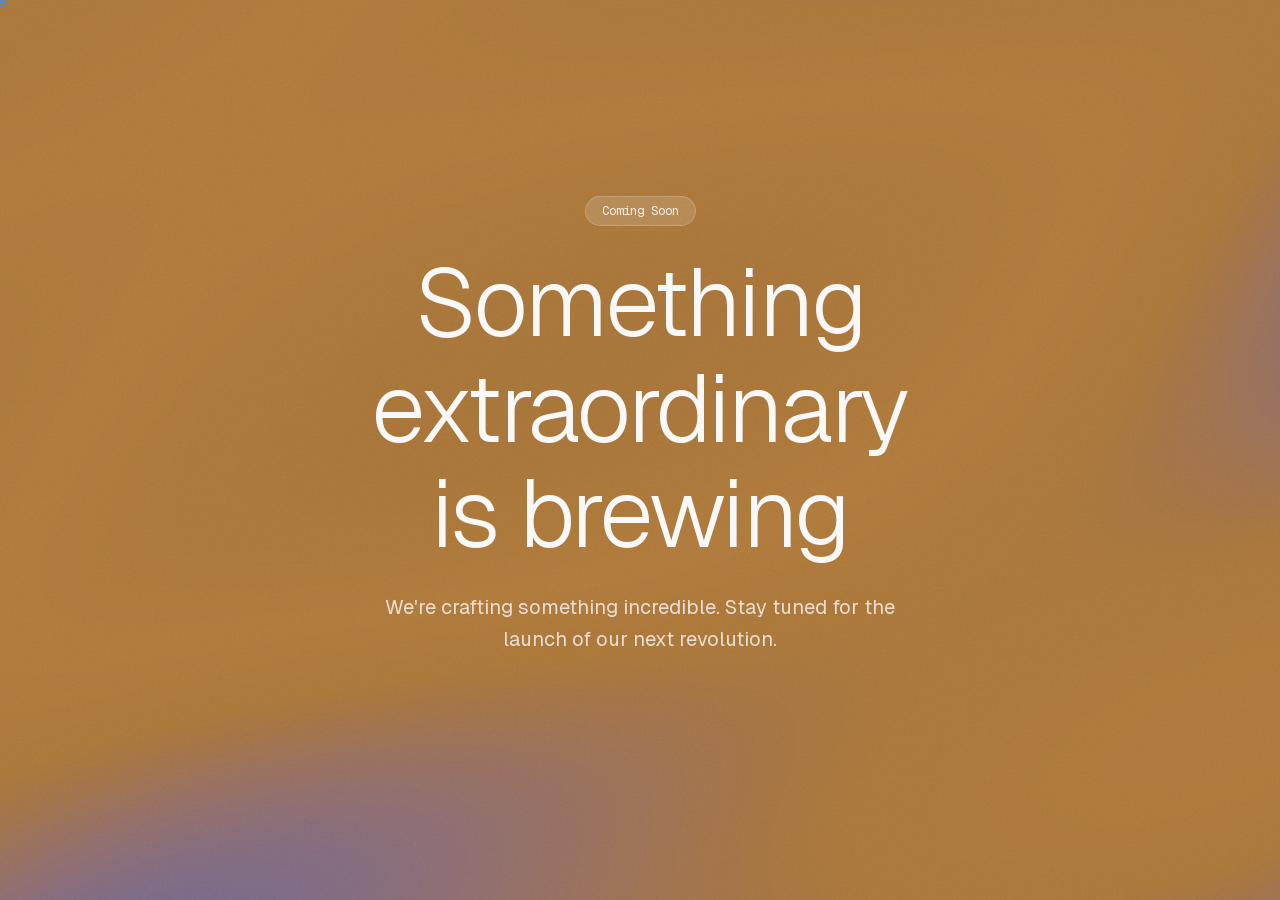
<file: index.html>
<!DOCTYPE html><!--mKN50Ots_4HAG0P_Gs6CT-->
<html lang="en">

<head>
    <meta charSet="utf-8" />
    <meta name="viewport" content="width=device-width, initial-scale=1" />
    <link rel="stylesheet" href="/_next/static/css/c9da7dc9b728c8ca.css" data-precedence="next" />
    <link rel="stylesheet" href="/_next/static/css/6d290486eeca70f9.css" data-precedence="next" />
    <link rel="preload" as="script" fetchPriority="low" href="/_next/static/chunks/webpack-336c29e1694489f0.js" />
    <script src="/_next/static/chunks/4bd1b696-c023c6e3521b1417.js" async=""></script>
    <script src="/_next/static/chunks/255-5d038f43a4c9d328.js" async=""></script>
    <script src="/_next/static/chunks/main-app-18b31405a0113d4f.js" async=""></script>
    <script src="/_next/static/chunks/5f03738b-4da32c07c7009e74.js" async=""></script>
    <script src="/_next/static/chunks/app/page-18eb6b7ca0cc5f4f.js" async=""></script>
    <title>Shaders Landing Page</title>
    <meta name="description" content="Created with v0" />
    <meta name="generator" content="v0.app" />
    <script src="/_next/static/chunks/polyfills-42372ed130431b0a.js" noModule=""></script>
</head>

<body class="font-sans antialiased">
    <div hidden=""><!--$--><!--/$--></div>
    <main class="jsx-c12f021053e1107 relative h-screen w-full overflow-hidden bg-background">
        <div class="pointer-events-none fixed left-0 top-0 z-50 mix-blend-difference will-change-transform"
            style="contain:layout style paint">
            <div class="h-4 w-4 rounded-full border-2 border-white"></div>
        </div>
        <div class="pointer-events-none fixed left-0 top-0 z-50 mix-blend-difference will-change-transform"
            style="contain:layout style paint">
            <div class="h-2 w-2 rounded-full bg-white"></div>
        </div>
        <div class="pointer-events-none fixed inset-0 z-50 opacity-[0.08]"
            style="background-image:url(&quot;data:image/svg+xml,%3Csvg viewBox=&#x27;0 0 400 400&#x27; xmlns=&#x27;http://www.w3.org/2000/svg&#x27;%3E%3Cfilter id=&#x27;noiseFilter&#x27;%3E%3CfeTurbulence type=&#x27;fractalNoise&#x27; baseFrequency=&#x27;0.9&#x27; numOctaves=&#x27;4&#x27; stitchTiles=&#x27;stitch&#x27;/%3E%3C/filter%3E%3Crect width=&#x27;100%25&#x27; height=&#x27;100%25&#x27; filter=&#x27;url(%23noiseFilter)&#x27;/%3E%3C/svg%3E&quot;);mix-blend-mode:overlay">
        </div>
        <div style="contain:strict"
            class="jsx-c12f021053e1107 fixed inset-0 z-0 transition-opacity duration-700 opacity-0">
            <div class="shader h-full w-full"><canvas data-renderer="shaders"
                    style="width:100%;height:100%;display:block"></canvas></div>
            <div class="jsx-c12f021053e1107 absolute inset-0 bg-black/20"></div>
        </div>
        <div
            class="jsx-c12f021053e1107 relative z-10 flex h-screen items-center justify-center px-6 transition-opacity duration-700 opacity-0">
            <div class="jsx-c12f021053e1107 max-w-2xl text-center">
                <div
                    class="jsx-c12f021053e1107 mb-6 inline-block animate-in fade-in slide-in-from-bottom-4 rounded-full border border-foreground/20 bg-foreground/15 px-4 py-1.5 backdrop-blur-md duration-700">
                    <p class="jsx-c12f021053e1107 font-mono text-xs text-foreground/90">Coming Soon</p>
                </div>
                <h1
                    class="jsx-c12f021053e1107 mb-6 animate-in fade-in slide-in-from-bottom-8 font-sans text-5xl font-light leading-[1.1] tracking-tight text-foreground duration-1000 md:text-7xl lg:text-8xl">
                    <span class="jsx-c12f021053e1107 text-balance">Something<br
                            class="jsx-c12f021053e1107" />extraordinary<br class="jsx-c12f021053e1107" />is
                        brewing</span></h1>
                <p
                    class="jsx-c12f021053e1107 mb-12 animate-in fade-in slide-in-from-bottom-4 max-w-xl mx-auto text-lg leading-relaxed text-foreground/80 duration-1000 delay-200 md:text-xl">
                    <span class="jsx-c12f021053e1107 text-pretty">We&#x27;re crafting something incredible. Stay tuned
                        for the launch of our next revolution.</span></p>
            </div>
        </div>
    </main><!--$--><!--/$-->
    <script src="/_next/static/chunks/webpack-336c29e1694489f0.js" id="_R_" async=""></script>
    <script>(self.__next_f = self.__next_f || []).push([0])</script>
    <script>self.__next_f.push([1, "1:\"$Sreact.fragment\"\n2:I[9766,[],\"\"]\n3:I[8924,[],\"\"]\n4:I[1959,[],\"ClientPageRoot\"]\n5:I[1180,[\"393\",\"static/chunks/5f03738b-4da32c07c7009e74.js\",\"974\",\"static/chunks/app/page-18eb6b7ca0cc5f4f.js\"],\"default\"]\n8:I[4431,[],\"OutletBoundary\"]\na:I[5278,[],\"AsyncMetadataOutlet\"]\nc:I[4431,[],\"ViewportBoundary\"]\ne:I[4431,[],\"MetadataBoundary\"]\nf:\"$Sreact.suspense\"\n11:I[7150,[],\"\"]\n:HL[\"/_next/static/css/c9da7dc9b728c8ca.css\",\"style\"]\n:HL[\"/_next/static/css/6d290486eeca70f9.css\",\"style\"]\n"])</script>
    <script>self.__next_f.push([1, "0:{\"P\":null,\"b\":\"mKN50Ots_4HAG0P-Gs6CT\",\"p\":\"\",\"c\":[\"\",\"\"],\"i\":false,\"f\":[[[\"\",{\"children\":[\"__PAGE__\",{}]},\"$undefined\",\"$undefined\",true],[\"\",[\"$\",\"$1\",\"c\",{\"children\":[[[\"$\",\"link\",\"0\",{\"rel\":\"stylesheet\",\"href\":\"/_next/static/css/c9da7dc9b728c8ca.css\",\"precedence\":\"next\",\"crossOrigin\":\"$undefined\",\"nonce\":\"$undefined\"}],[\"$\",\"link\",\"1\",{\"rel\":\"stylesheet\",\"href\":\"/_next/static/css/6d290486eeca70f9.css\",\"precedence\":\"next\",\"crossOrigin\":\"$undefined\",\"nonce\":\"$undefined\"}]],[\"$\",\"html\",null,{\"lang\":\"en\",\"children\":[\"$\",\"body\",null,{\"className\":\"font-sans antialiased\",\"children\":[\"$\",\"$L2\",null,{\"parallelRouterKey\":\"children\",\"error\":\"$undefined\",\"errorStyles\":\"$undefined\",\"errorScripts\":\"$undefined\",\"template\":[\"$\",\"$L3\",null,{}],\"templateStyles\":\"$undefined\",\"templateScripts\":\"$undefined\",\"notFound\":[[[\"$\",\"title\",null,{\"children\":\"404: This page could not be found.\"}],[\"$\",\"div\",null,{\"style\":{\"fontFamily\":\"system-ui,\\\"Segoe UI\\\",Roboto,Helvetica,Arial,sans-serif,\\\"Apple Color Emoji\\\",\\\"Segoe UI Emoji\\\"\",\"height\":\"100vh\",\"textAlign\":\"center\",\"display\":\"flex\",\"flexDirection\":\"column\",\"alignItems\":\"center\",\"justifyContent\":\"center\"},\"children\":[\"$\",\"div\",null,{\"children\":[[\"$\",\"style\",null,{\"dangerouslySetInnerHTML\":{\"__html\":\"body{color:#000;background:#fff;margin:0}.next-error-h1{border-right:1px solid rgba(0,0,0,.3)}@media (prefers-color-scheme:dark){body{color:#fff;background:#000}.next-error-h1{border-right:1px solid rgba(255,255,255,.3)}}\"}}],[\"$\",\"h1\",null,{\"className\":\"next-error-h1\",\"style\":{\"display\":\"inline-block\",\"margin\":\"0 20px 0 0\",\"padding\":\"0 23px 0 0\",\"fontSize\":24,\"fontWeight\":500,\"verticalAlign\":\"top\",\"lineHeight\":\"49px\"},\"children\":404}],[\"$\",\"div\",null,{\"style\":{\"display\":\"inline-block\"},\"children\":[\"$\",\"h2\",null,{\"style\":{\"fontSize\":14,\"fontWeight\":400,\"lineHeight\":\"49px\",\"margin\":0},\"children\":\"This page could not be found.\"}]}]]}]}]],[]],\"forbidden\":\"$undefined\",\"unauthorized\":\"$undefined\"}]}]}]]}],{\"children\":[\"__PAGE__\",[\"$\",\"$1\",\"c\",{\"children\":[[\"$\",\"$L4\",null,{\"Component\":\"$5\",\"searchParams\":{},\"params\":{},\"promises\":[\"$@6\",\"$@7\"]}],null,[\"$\",\"$L8\",null,{\"children\":[\"$L9\",[\"$\",\"$La\",null,{\"promise\":\"$@b\"}]]}]]}],{},null,false]},null,false],[\"$\",\"$1\",\"h\",{\"children\":[null,[[\"$\",\"$Lc\",null,{\"children\":\"$Ld\"}],null],[\"$\",\"$Le\",null,{\"children\":[\"$\",\"div\",null,{\"hidden\":true,\"children\":[\"$\",\"$f\",null,{\"fallback\":null,\"children\":\"$L10\"}]}]}]]}],false]],\"m\":\"$undefined\",\"G\":[\"$11\",[]],\"s\":false,\"S\":true}\n"])</script>
    <script>self.__next_f.push([1, "6:{}\n7:\"$0:f:0:1:2:children:1:props:children:0:props:params\"\n"])</script>
    <script>self.__next_f.push([1, "d:[[\"$\",\"meta\",\"0\",{\"charSet\":\"utf-8\"}],[\"$\",\"meta\",\"1\",{\"name\":\"viewport\",\"content\":\"width=device-width, initial-scale=1\"}]]\n9:null\n"])</script>
    <script>self.__next_f.push([1, "b:{\"metadata\":[[\"$\",\"title\",\"0\",{\"children\":\"Shaders Landing Page\"}],[\"$\",\"meta\",\"1\",{\"name\":\"description\",\"content\":\"Created with v0\"}],[\"$\",\"meta\",\"2\",{\"name\":\"generator\",\"content\":\"v0.app\"}]],\"error\":null,\"digest\":\"$undefined\"}\n"])</script>
    <script>self.__next_f.push([1, "10:\"$b:metadata\"\n"])</script>
</body>

</html>
</file>
<file: _next/static/css/c9da7dc9b728c8ca.css>
@font-face{font-family:Geist;font-style:normal;font-weight:100 900;font-display:swap;src:url(/_next/static/media/8d697b304b401681-s.woff2) format("woff2");unicode-range:u+0301,u+0400-045f,u+0490-0491,u+04b0-04b1,u+2116}@font-face{font-family:Geist;font-style:normal;font-weight:100 900;font-display:swap;src:url(/_next/static/media/ba015fad6dcf6784-s.woff2) format("woff2");unicode-range:u+0100-02ba,u+02bd-02c5,u+02c7-02cc,u+02ce-02d7,u+02dd-02ff,u+0304,u+0308,u+0329,u+1d00-1dbf,u+1e00-1e9f,u+1ef2-1eff,u+2020,u+20a0-20ab,u+20ad-20c0,u+2113,u+2c60-2c7f,u+a720-a7ff}@font-face{font-family:Geist;font-style:normal;font-weight:100 900;font-display:swap;src:url(/_next/static/media/4cf2300e9c8272f7-s.p.woff2) format("woff2");unicode-range:u+00??,u+0131,u+0152-0153,u+02bb-02bc,u+02c6,u+02da,u+02dc,u+0304,u+0308,u+0329,u+2000-206f,u+20ac,u+2122,u+2191,u+2193,u+2212,u+2215,u+feff,u+fffd}@font-face{font-family:Geist Fallback;src:local("Arial");ascent-override:95.94%;descent-override:28.16%;line-gap-override:0.00%;size-adjust:104.76%}.__className_188709{font-family:Geist,Geist Fallback;font-style:normal}@font-face{font-family:Geist Mono;font-style:normal;font-weight:100 900;font-display:swap;src:url(/_next/static/media/9610d9e46709d722-s.woff2) format("woff2");unicode-range:u+0301,u+0400-045f,u+0490-0491,u+04b0-04b1,u+2116}@font-face{font-family:Geist Mono;font-style:normal;font-weight:100 900;font-display:swap;src:url(/_next/static/media/747892c23ea88013-s.woff2) format("woff2");unicode-range:u+0100-02ba,u+02bd-02c5,u+02c7-02cc,u+02ce-02d7,u+02dd-02ff,u+0304,u+0308,u+0329,u+1d00-1dbf,u+1e00-1e9f,u+1ef2-1eff,u+2020,u+20a0-20ab,u+20ad-20c0,u+2113,u+2c60-2c7f,u+a720-a7ff}@font-face{font-family:Geist Mono;font-style:normal;font-weight:100 900;font-display:swap;src:url(/_next/static/media/93f479601ee12b01-s.p.woff2) format("woff2");unicode-range:u+00??,u+0131,u+0152-0153,u+02bb-02bc,u+02c6,u+02da,u+02dc,u+0304,u+0308,u+0329,u+2000-206f,u+20ac,u+2122,u+2191,u+2193,u+2212,u+2215,u+feff,u+fffd}@font-face{font-family:Geist Mono Fallback;src:local("Arial");ascent-override:74.67%;descent-override:21.92%;line-gap-override:0.00%;size-adjust:134.59%}.__className_9a8899{font-family:Geist Mono,Geist Mono Fallback;font-style:normal}
</file>
